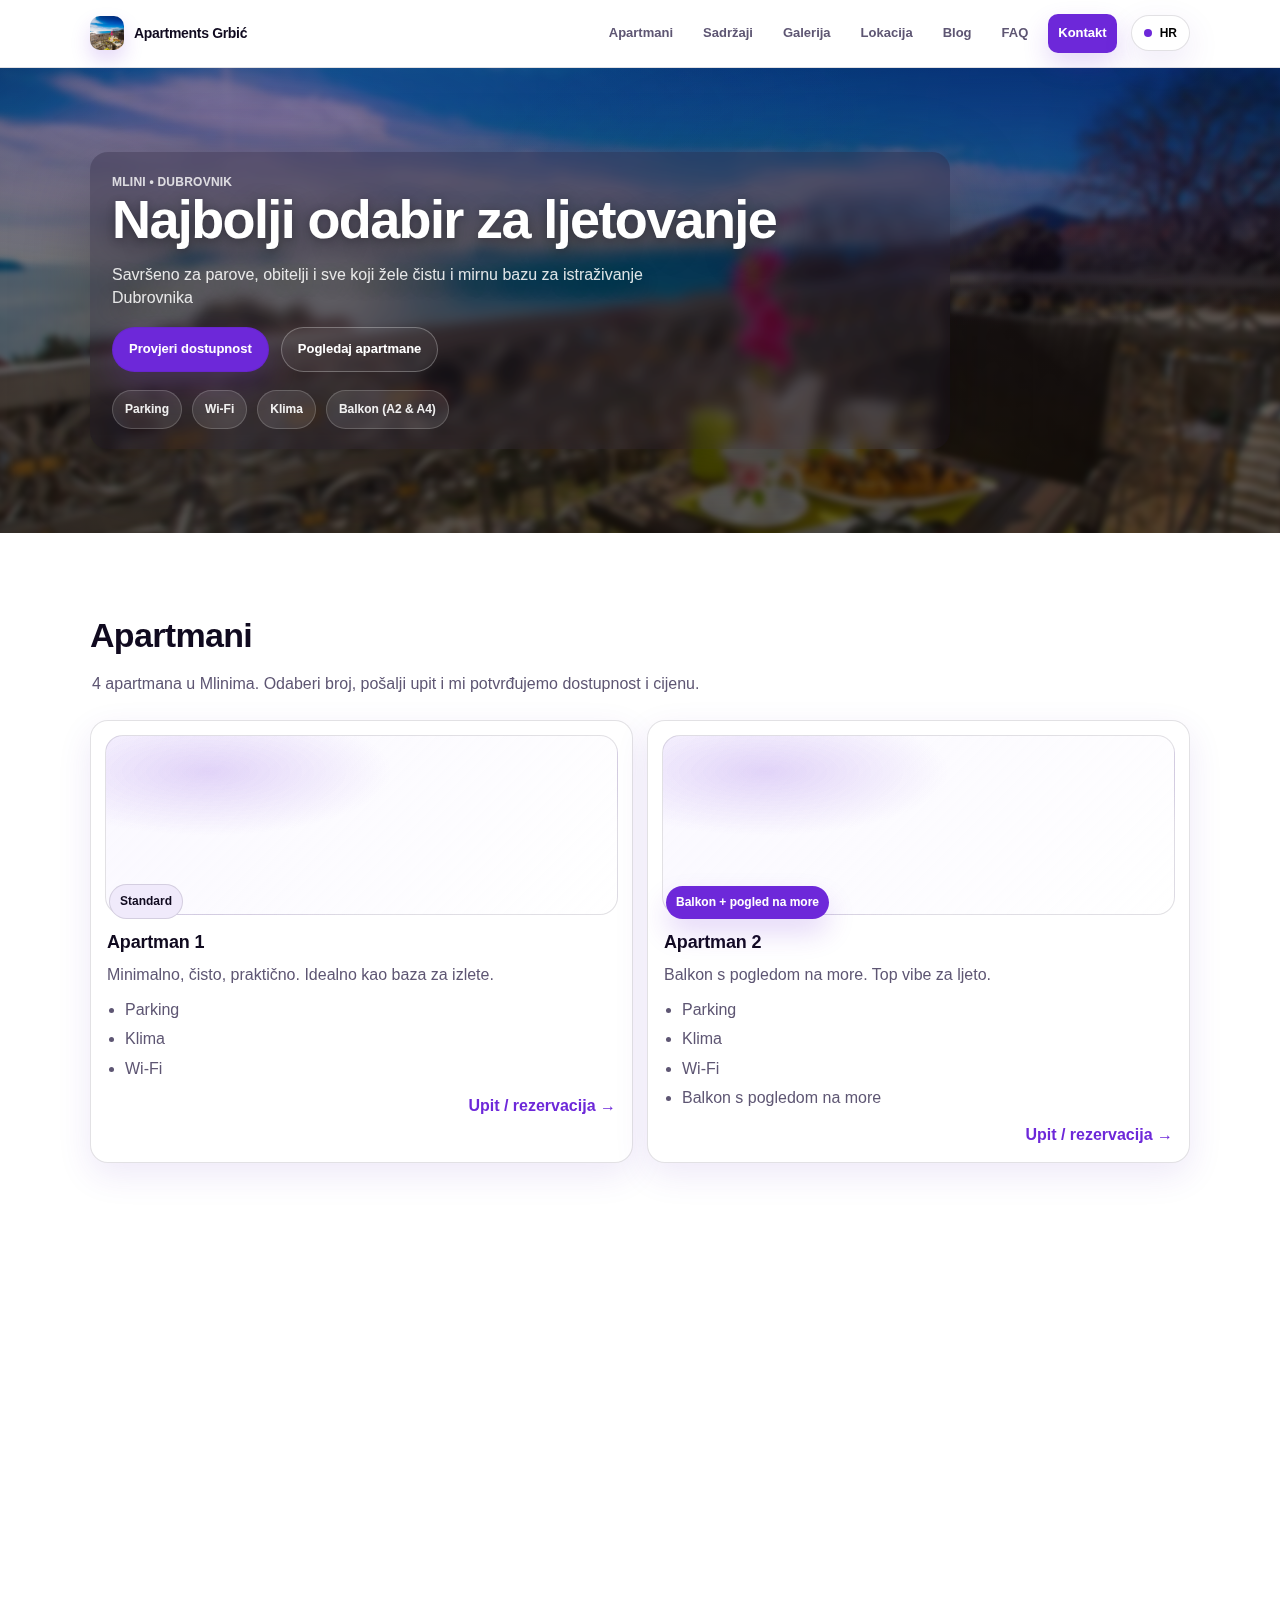
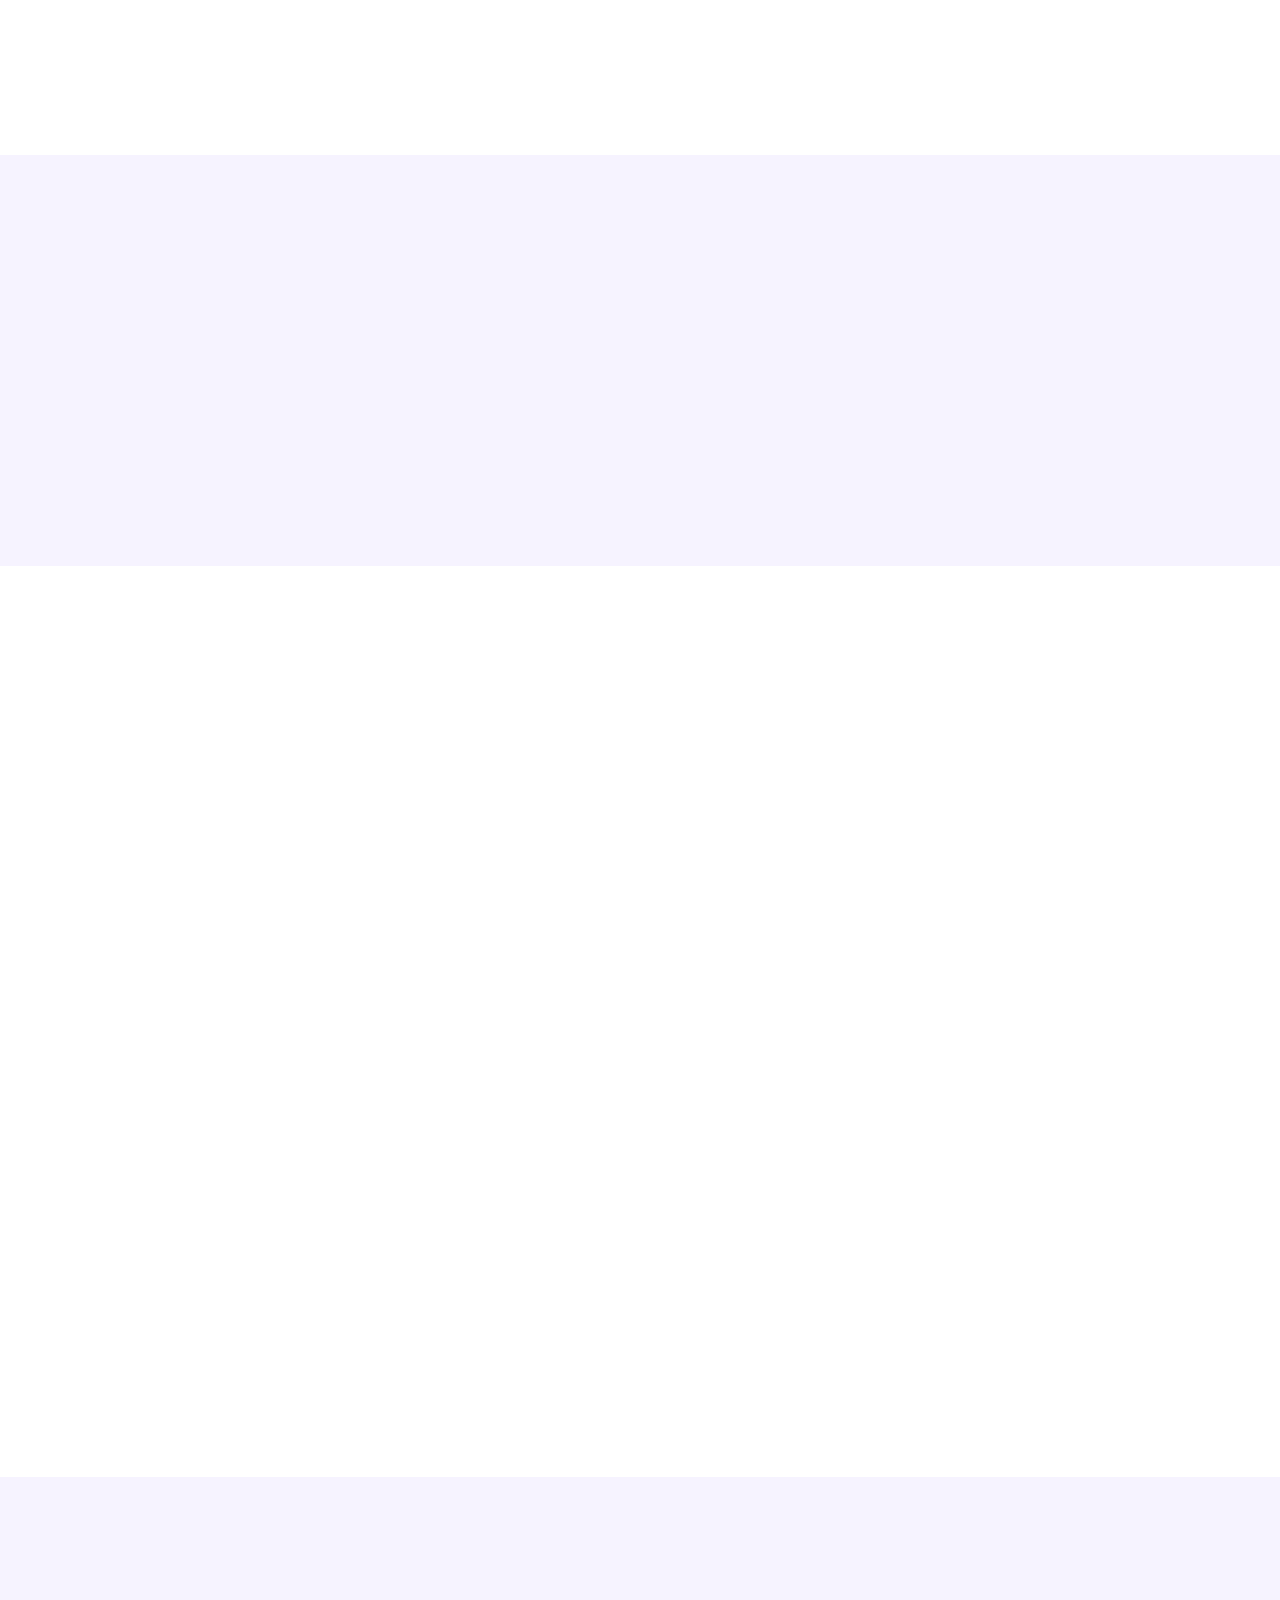
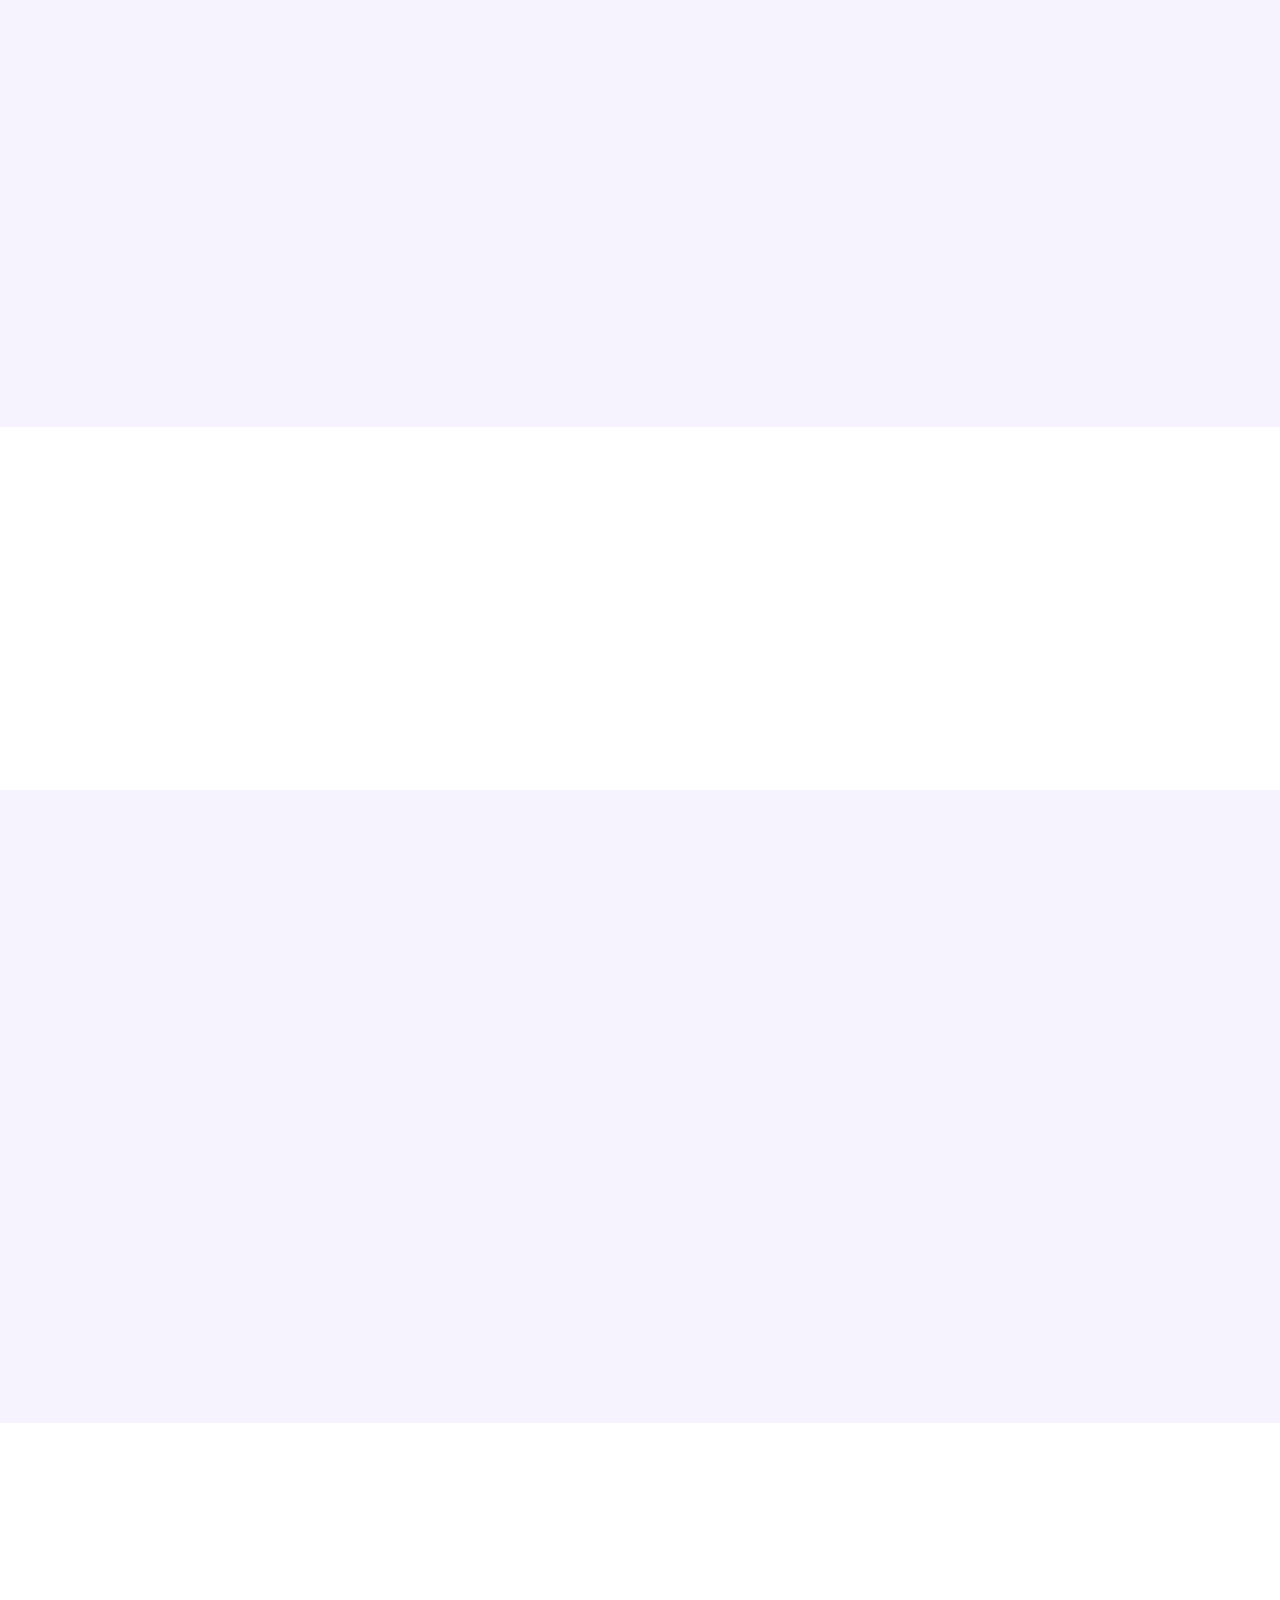
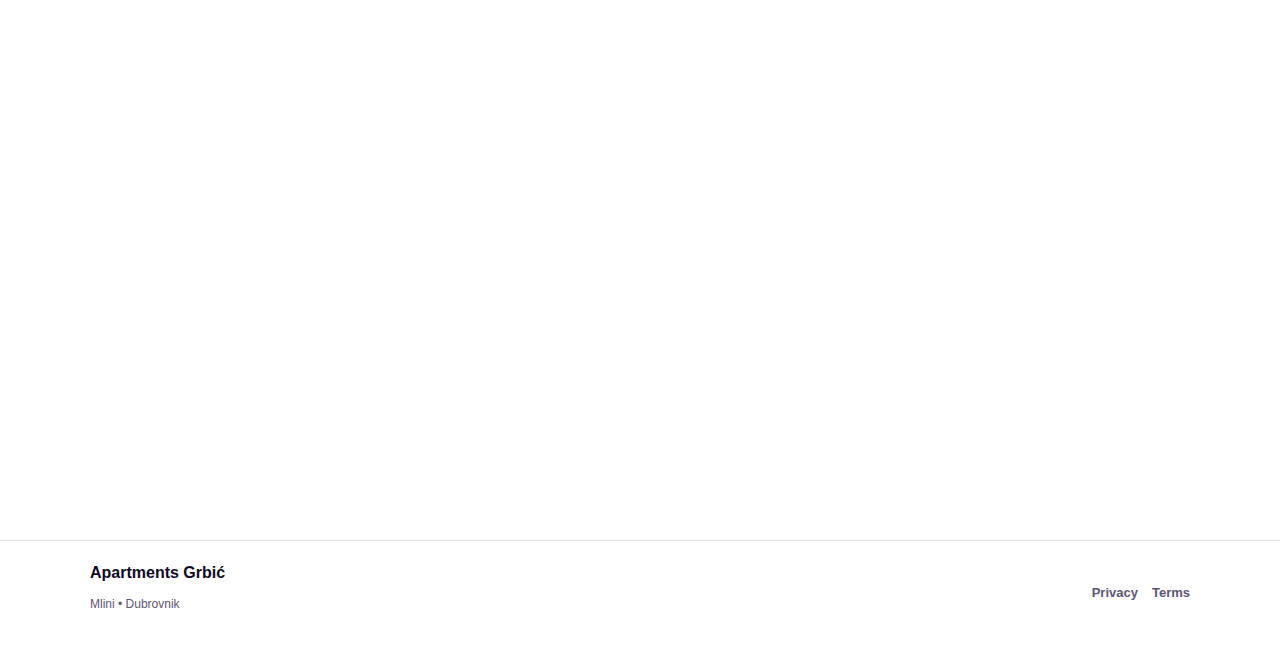
<file: index.html>
<!doctype html>
<html lang="hr">
<head>
  <meta charset="utf-8" />
  <meta name="viewport" content="width=device-width,initial-scale=1" />
  <meta name="description" content="Apartments Grbić — moderni apartmani u Mlinima kraj Dubrovnika. Upiti i rezervacije." />
  <title>Apartments Grbić | Mlini (Dubrovnik)</title>

  <link rel="stylesheet" href="css/styles.css" />
</head>

<body>
  <div class="scroll-progress" aria-hidden="true"></div>

  <header class="header">
    <div class="container header__inner">
      <a class="brand" href="#top" aria-label="Apartments Grbić">
        <img class="brand__logo" src="assets/logo.jpg" alt="Apartments Grbić logo" />
        <span class="brand__text">Apartments Grbić</span>
      </a>

      <nav class="nav" aria-label="Primary navigation">
        <button class="nav__toggle" type="button" aria-expanded="false" aria-controls="navMenu">
          <span class="sr-only">Toggle menu</span>
          <span class="burger" aria-hidden="true"></span>
        </button>

        <div class="nav__menu" id="navMenu">
          <a class="nav__link" href="#apartments" data-i18n="nav_apartments">Apartmani</a>
          <a class="nav__link" href="#amenities" data-i18n="nav_amenities">Sadržaji</a>
          <a class="nav__link" href="#gallery" data-i18n="nav_gallery">Galerija</a>
          <a class="nav__link" href="#location" data-i18n="nav_location">Lokacija</a>
          <a class="nav__link" href="#blog" data-i18n="nav_blog">Blog</a>
          <a class="nav__link" href="#faq" data-i18n="nav_faq">FAQ</a>
          <a class="nav__link nav__link--cta" href="#contact" data-i18n="nav_contact">Kontakt</a>

          <div class="nav__controls">
            <button class="chip" id="langToggle" type="button" aria-label="Switch language">
              <span class="chip__dot" aria-hidden="true"></span>
              <span id="langLabel">HR</span>
            </button>
          </div>
        </div>
      </nav>
    </div>
  </header>

  <main id="top">
    <!-- HERO (background image) -->
    <section class="section hero hero--bg" id="hero">
      <div class="container hero__inner hero__inner--center">
        <div class="hero__panel reveal">
          <p class="kicker hero__kicker" data-i18n="hero_kicker">Mlini • Dubrovnik</p>

          <h1 class="title hero__title" data-i18n="hero_title">
            Najbolji odabir za ljetovanje
          </h1>

          <p class="lead hero__lead" data-i18n="hero_lead">
            Savršeno za parove, obitelji i sve koji žele čistu i mirnu bazu za istraživanje Dubrovnika
          </p>

          <div class="actions">
            <a class="btn btn--primary" href="#contact" data-i18n="hero_cta_primary">Provjeri dostupnost</a>
            <a class="btn btn--ghost" href="#apartments" data-i18n="hero_cta_secondary">Pogledaj apartmane</a>
          </div>

          <div class="meta">
            <div class="pill"><span data-i18n="pill_parking">Parking</span></div>
            <div class="pill"><span data-i18n="pill_wifi">Wi-Fi</span></div>
            <div class="pill"><span data-i18n="pill_ac">Klima</span></div>
            <div class="pill"><span data-i18n="pill_balcony_note">Balkon (A2 & A4)</span></div>
          </div>
        </div>
      </div>
    </section>

    <!-- APARTMENTS -->
    <section class="section" id="apartments">
      <div class="container">
        <div class="section__head reveal">
          <h2 class="h2" data-i18n="apts_title">Apartmani</h2>
          <p class="sub" data-i18n="apts_sub">
            4 apartmana u Mlinima. Odaberi broj, pošalji upit i mi potvrđujemo dostupnost i cijenu.
          </p>
        </div>

        <div class="grid grid--2">
          <article class="card reveal">
            <div class="card__top">
              <div class="thumb" aria-hidden="true"></div>
              <span class="badge badge--soft" data-i18n="badge_standard">Standard</span>
            </div>
            <div class="card__body">
              <h3 class="h3" data-i18n="apt1_title">Apartman 1</h3>
              <p class="muted" data-i18n="apt1_desc">Minimalno, čisto, praktično. Idealno kao baza za izlete.</p>
              <ul class="spec">
                <li data-i18n="spec_parking">Parking</li>
                <li data-i18n="spec_ac">Klima</li>
                <li data-i18n="spec_wifi">Wi-Fi</li>
              </ul>
              <div class="card__footer">
                <a class="link" href="#contact" data-i18n="apt_cta">Upit / rezervacija →</a>
              </div>
            </div>
          </article>

          <article class="card reveal" style="transition-delay:60ms;">
            <div class="card__top">
              <div class="thumb" aria-hidden="true"></div>
              <span class="badge" data-i18n="badge_view">Balkon + pogled na more</span>
            </div>
            <div class="card__body">
              <h3 class="h3" data-i18n="apt2_title">Apartman 2</h3>
              <p class="muted" data-i18n="apt2_desc">Balkon s pogledom na more. Top vibe za ljeto.</p>
              <ul class="spec">
                <li data-i18n="spec_parking">Parking</li>
                <li data-i18n="spec_ac">Klima</li>
                <li data-i18n="spec_wifi">Wi-Fi</li>
                <li data-i18n="spec_balcony_view">Balkon + pogled na more</li>
              </ul>
              <div class="card__footer">
                <a class="link" href="#contact" data-i18n="apt_cta">Upit / rezervacija →</a>
              </div>
            </div>
          </article>

          <article class="card reveal" style="transition-delay:120ms;">
            <div class="card__top">
              <div class="thumb" aria-hidden="true"></div>
              <span class="badge badge--soft" data-i18n="badge_standard">Standard</span>
            </div>
            <div class="card__body">
              <h3 class="h3" data-i18n="apt3_title">Apartman 3</h3>
              <p class="muted" data-i18n="apt3_desc">Mirno, jednostavno, bez komplikacija.</p>
              <ul class="spec">
                <li data-i18n="spec_parking">Parking</li>
                <li data-i18n="spec_ac">Klima</li>
                <li data-i18n="spec_wifi">Wi-Fi</li>
              </ul>
              <div class="card__footer">
                <a class="link" href="#contact" data-i18n="apt_cta">Upit / rezervacija →</a>
              </div>
            </div>
          </article>

          <article class="card reveal" style="transition-delay:180ms;">
            <div class="card__top">
              <div class="thumb" aria-hidden="true"></div>
              <span class="badge" data-i18n="badge_view">Balkon s pogledom na more</span>
            </div>
            <div class="card__body">
              <h3 class="h3" data-i18n="apt4_title">Apartman 4</h3>
              <p class="muted" data-i18n="apt4_desc">Balkon s pogledom na more. Premium osjećaj bez pretjerivanja.</p>
              <ul class="spec">
                <li data-i18n="spec_parking">Parking</li>
                <li data-i18n="spec_ac">Klima</li>
                <li data-i18n="spec_wifi">Wi-Fi</li>
                <li data-i18n="spec_balcony_view">Balkon s pogledom na more</li>
              </ul>
              <div class="card__footer">
                <a class="link" href="#contact" data-i18n="apt_cta">Upit / rezervacija →</a>
              </div>
            </div>
          </article>
        </div>

        <p class="note reveal" data-i18n="apts_note">
          Cijena ovisi o datumu i broju noćenja. Pošalji upit i javimo Vam točnu ponudu.
        </p>
      </div>
    </section>

    <!-- AMENITIES -->
    <section class="section section--alt" id="amenities">
      <div class="container">
        <div class="section__head reveal">
          <h2 class="h2" data-i18n="amen_title">Sadržaji</h2>
          <p class="sub" data-i18n="amen_sub">Jednostavno, jasno — sve bitno za dobar boravak.</p>
        </div>

        <div class="grid grid--4">
          <div class="feature reveal"><span class="icon">✓</span><span data-i18n="amen_wifi">Besplatan Wi-Fi</span></div>
          <div class="feature reveal" style="transition-delay:40ms;"><span class="icon">✓</span><span data-i18n="amen_ac">Klima uređaj</span></div>
          <div class="feature reveal" style="transition-delay:80ms;"><span class="icon">✓</span><span data-i18n="amen_parking">Parking</span></div>
          <div class="feature reveal" style="transition-delay:120ms;"><span class="icon">✓</span><span data-i18n="amen_beach">Blizu plaže</span></div>
          <div class="feature reveal" style="transition-delay:160ms;"><span class="icon">✓</span><span data-i18n="amen_quiet">Mirna lokacija</span></div>
          <div class="feature reveal" style="transition-delay:200ms;"><span class="icon">✓</span><span data-i18n="amen_family">Family friendly</span></div>
          <div class="feature reveal" style="transition-delay:240ms;"><span class="icon">✓</span><span data-i18n="amen_host">Podrška domaćina</span></div>
          <div class="feature reveal" style="transition-delay:280ms;"><span class="icon">✓</span><span data-i18n="amen_balcony_note">Balkon s pogledom (A2 i A4)</span></div>
        </div>
      </div>
    </section>

    <!-- GALLERY -->
    <section class="section" id="gallery">
      <div class="container">
        <div class="section__head reveal">
          <h2 class="h2" data-i18n="gal_title">Galerija</h2>
        </div>

        <div class="gallery">
          <div class="gallery__item reveal"></div>
          <div class="gallery__item reveal" style="transition-delay:60ms;"></div>
          <div class="gallery__item reveal" style="transition-delay:120ms;"></div>
          <div class="gallery__item reveal" style="transition-delay:180ms;"></div>
          <div class="gallery__item reveal" style="transition-delay:240ms;"></div>
          <div class="gallery__item reveal" style="transition-delay:300ms;"></div>
        </div>
      </div>
    </section>

    <!-- LOCATION -->
    <section class="section section--alt" id="location">
      <div class="container">
        <div class="section__head reveal">
          <h2 class="h2" data-i18n="loc_title">Lokacija</h2>
        </div>

        <div class="split">
          <div class="split__text reveal">
            <ul class="spec spec--big">
              <li data-i18n="loc_li1">Dubrovnik: kratka vožnja / izlet</li>
              <li data-i18n="loc_li2">Plaža: nekoliko minuta pješice</li>
              <li data-i18n="loc_li3">Restorani i šetnica u blizini</li>
            </ul>
            <a class="btn btn--ghost" href="#contact" data-i18n="loc_cta">Pošalji upit</a>
          </div>

          <div class="map reveal" aria-label="Google map">
            <iframe
              title="Apartments Grbić map"
              loading="lazy"
              referrerpolicy="no-referrer-when-downgrade"
              src="https://www.google.com/maps?q=Mlini%20Croatia&output=embed"></iframe>
          </div>
        </div>
      </div>
    </section>

    <!-- BLOG -->
    <section class="section" id="blog">
      <div class="container">
        <div class="section__head reveal">
          <h2 class="h2" data-i18n="blog_title">Blog</h2>
          <p class="sub" data-i18n="blog_sub">Kratki vodiči i ideje za izlete oko Dubrovnika.</p>
        </div>

        <div class="grid grid--3">
          <a class="card card--link reveal" href="pages/blog.html">
            <div class="card__body">
              <h3 class="h3" data-i18n="blog_1_title">Izleti (Dubrovnik)</h3>
              <p class="muted" data-i18n="blog_1_desc">Ideje za jednodnevne izlete bez stresa.</p>
              <span class="link" data-i18n="blog_read">Pročitaj →</span>
            </div>
          </a>

          <a class="card card--link reveal" style="transition-delay:60ms;" href="pages/blog.html">
            <div class="card__body">
              <h3 class="h3" data-i18n="blog_2_title">Plaže (Mlini i okolica)</h3>
              <p class="muted" data-i18n="blog_2_desc">Najljepša mjesta za kupanje i chill.</p>
              <span class="link" data-i18n="blog_read">Pročitaj →</span>
            </div>
          </a>

          <a class="card card--link reveal" style="transition-delay:120ms;" href="pages/blog.html">
            <div class="card__body">
              <h3 class="h3" data-i18n="blog_3_title">Dolazak i parking</h3>
              <p class="muted" data-i18n="blog_3_desc">Praktični savjeti za dolazak autom.</p>
              <span class="link" data-i18n="blog_read">Pročitaj →</span>
            </div>
          </a>
        </div>
      </div>
    </section>

    <!-- FAQ -->
    <section class="section section--alt" id="faq">
      <div class="container">
        <div class="section__head reveal">
          <h2 class="h2" data-i18n="faq_title">FAQ</h2>
          <p class="sub" data-i18n="faq_sub">Najčešća pitanja prije dolaska:</p>
        </div>

        <div class="faq">
          <details class="faq__item reveal">
            <summary data-i18n="faq_q1">Koje je vrijeme check-in / check-out?</summary>
            <p data-i18n="faq_a1">Tipično check-in od 14:00, check-out do 10:00. Fleksibilno ako je moguće.</p>
          </details>

          <details class="faq__item reveal" style="transition-delay:60ms;">
            <summary data-i18n="faq_q2">Imate li parking?</summary>
            <p data-i18n="faq_a2">Da — parking je dostupan.</p>
          </details>

          <details class="faq__item reveal" style="transition-delay:120ms;">
            <summary data-i18n="faq_q3">Je li Wi-Fi uključen?</summary>
            <p data-i18n="faq_a3">Da — Wi-Fi je besplatan.</p>
          </details>

          <details class="faq__item reveal" style="transition-delay:180ms;">
            <summary data-i18n="faq_q4">Imaju li svi apartmani klimu?</summary>
            <p data-i18n="faq_a4">Da — svi apartmani imaju klima uređaj.</p>
          </details>

          <details class="faq__item reveal" style="transition-delay:240ms;">
            <summary data-i18n="faq_q5">Imaju li svi apartmani balkon?</summary>
            <p data-i18n="faq_a5">Balkon s pogledom na more imaju apartmani 2 i 4.</p>
          </details>

          <details class="faq__item reveal" style="transition-delay:300ms;">
            <summary data-i18n="faq_q6">Kako funkcionira rezervacija?</summary>
            <p data-i18n="faq_a6">Pošalješ upit s datumima i brojem osoba — mi potvrđujemo dostupnost i šaljemo ponudu.</p>
          </details>
        </div>
      </div>
    </section>

    <!-- CONTACT -->
    <section class="section" id="contact">
      <div class="container">
        <div class="section__head reveal">
          <h2 class="h2" data-i18n="contact_title">Upit / Rezervacija</h2>
          <p class="sub" data-i18n="contact_sub">Ispunite formu. Ostalo ostavite nama.</p>
        </div>

        <div class="split">
          <form class="form reveal" id="bookingForm" autocomplete="on">
            <div class="form__row">
              <label>
                <span data-i18n="form_name">Ime i prezime</span>
                <input name="name" type="text" required placeholder="npr. Ana Horvat" />
              </label>
              <label>
                <span data-i18n="form_email">Email</span>
                <input name="email" type="email" required placeholder="ana@email.com" />
              </label>
            </div>

            <div class="form__row">
              <label>
                <span data-i18n="form_checkin">Dolazak</span>
                <input name="checkin" type="date" required />
              </label>
              <label>
                <span data-i18n="form_checkout">Odlazak</span>
                <input name="checkout" type="date" required />
              </label>
            </div>

            <div class="form__row">
              <label>
                <span data-i18n="form_guests">Broj osoba</span>
                <input name="guests" type="number" min="1" max="12" required value="2" />
              </label>
              <label>
                <span data-i18n="form_apartment">Preferirani apartman</span>
                <select name="apartment" required>
                  <option value="1" data-i18n="form_opt_1">Apartman 1</option>
                  <option value="2" data-i18n="form_opt_2">Apartman 2</option>
                  <option value="3" data-i18n="form_opt_3">Apartman 3</option>
                  <option value="4" data-i18n="form_opt_4">Apartman 4</option>
                  <option value="any" data-i18n="form_opt_any">Svejedno</option>
                </select>
              </label>
            </div>

            <label>
              <span data-i18n="form_message">Poruka (opcionalno)</span>
              <textarea name="message" rows="4" placeholder="Napiši posebne želje (kasni dolazak, djeca...)"></textarea>
            </label>

            <div class="form__actions">
              <button class="btn btn--primary" type="submit" data-i18n="form_submit">Pošalji upit</button>
            </div>

            <div class="toast" id="toast" role="status" aria-live="polite"></div>
          </form>

          <aside class="contactCard reveal" style="transition-delay:80ms;">
            <h3 class="h3" data-i18n="contact_info_title">Kontakt</h3>
            <p class="muted" data-i18n="contact_info_sub">Možeš i direktno:</p>

            <div class="contactList">
              <div class="contactList__item">
                <span class="contactList__k" data-i18n="contact_phone">Telefon</span>
                <a class="contactList__v" href="tel:+385989600088" title="Phone">+385 98 96 000 88</a>
              </div>
              <div class="contactList__item">
                <span class="contactList__k" data-i18n="contact_email">Email</span>
                <a class="contactList__v" href="mailto:apt.grbic.mlini@gmail.com">apt.grbic.mlini@gmail.com</a>
              </div>
              <div class="contactList__item">
                <span class="contactList__k" data-i18n="contact_address">Adresa</span>
                <span class="contactList__v" data-i18n="contact_address_val">Mlini, Hrvatska</span>
              </div>
            </div>

            <div class="divider"></div>

            <div class="social">
              <a class="chip" href="https://www.instagram.com/grbicapartments/" data-i18n="contact_instagram">Instagram</a>
              <a class="chip" href="https://www.tripadvisor.com/Hotel_Review-g658382-d3831572-Reviews-Aparments_Grbic-Mlini_Dubrovnik_Neretva_County_Dalmatia.html" data-i18n="contact_tripadvisor">Tripadvisor</a>
              <a class="chip" href="https://maps.app.goo.gl/79b8VsK1zgCx7ovY9" data-i18n="contact_google">Google Maps</a>
              <a class="chip" href="https://www.booking.com/hotel/hr/apartmani-grbia.hr.html?chal_t=1771004290354&force_referer=https%3A%2F%2Fwww.google.com%2F" data-i18n="contact_booking">Booking</a>
            </div>
          </aside>
        </div>
      </div>
    </section>
  </main>

  <footer class="footer">
    <div class="container footer__inner">
      <div>
        <strong>Apartments Grbić</strong>
        <p class="tiny muted" data-i18n="footer_tag">Mlini • Dubrovnik</p>
      </div>

      <div class="footer__links">
        <a href="pages/privacy.html" data-i18n="footer_privacy">Privacy</a>
        <a href="pages/terms.html" data-i18n="footer_terms">Terms</a>
      </div>
    </div>
  </footer>

  <script src="main.js" defer></script>
</body>
</html>
</file>
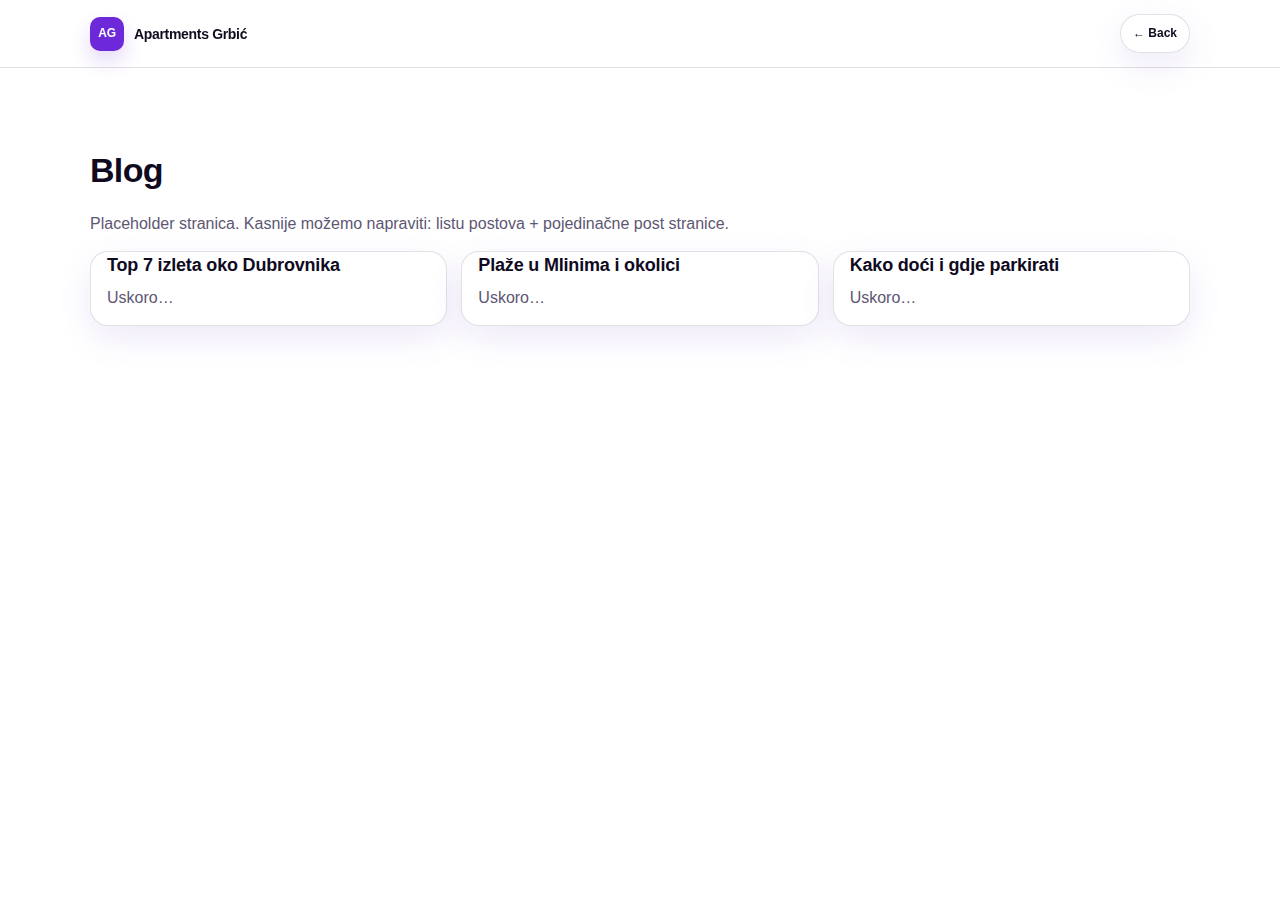
<file: pages/blog.html>
<!doctype html>
<html lang="hr" data-theme="light">
<head>
  <meta charset="utf-8" />
  <meta name="viewport" content="width=device-width,initial-scale=1" />
  <title>Blog | Apartments Grbić</title>
  <link rel="stylesheet" href="../css/styles.css" />
</head>
<body>
  <header class="header">
    <div class="container header__inner">
      <a class="brand" href="../index.html#top"><span class="brand__mark">AG</span><span class="brand__text">Apartments Grbić</span></a>
      <a class="chip" href="../index.html#blog">← Back</a>
    </div>
  </header>

  <main class="section">
    <div class="container">
      <h1 class="h2">Blog</h1>
      <p class="muted">Placeholder stranica. Kasnije možemo napraviti: listu postova + pojedinačne post stranice.</p>

      <div class="grid grid--3" style="margin-top:14px;">
        <div class="card">
          <div class="card__body">
            <h3 class="h3">Top 7 izleta oko Dubrovnika</h3>
            <p class="muted">Uskoro…</p>
          </div>
        </div>
        <div class="card">
          <div class="card__body">
            <h3 class="h3">Plaže u Mlinima i okolici</h3>
            <p class="muted">Uskoro…</p>
          </div>
        </div>
        <div class="card">
          <div class="card__body">
            <h3 class="h3">Kako doći i gdje parkirati</h3>
            <p class="muted">Uskoro…</p>
          </div>
        </div>
      </div>
    </div>
  </main>

  <script src="../main.js" defer></script>
</body>
</html>
</file>
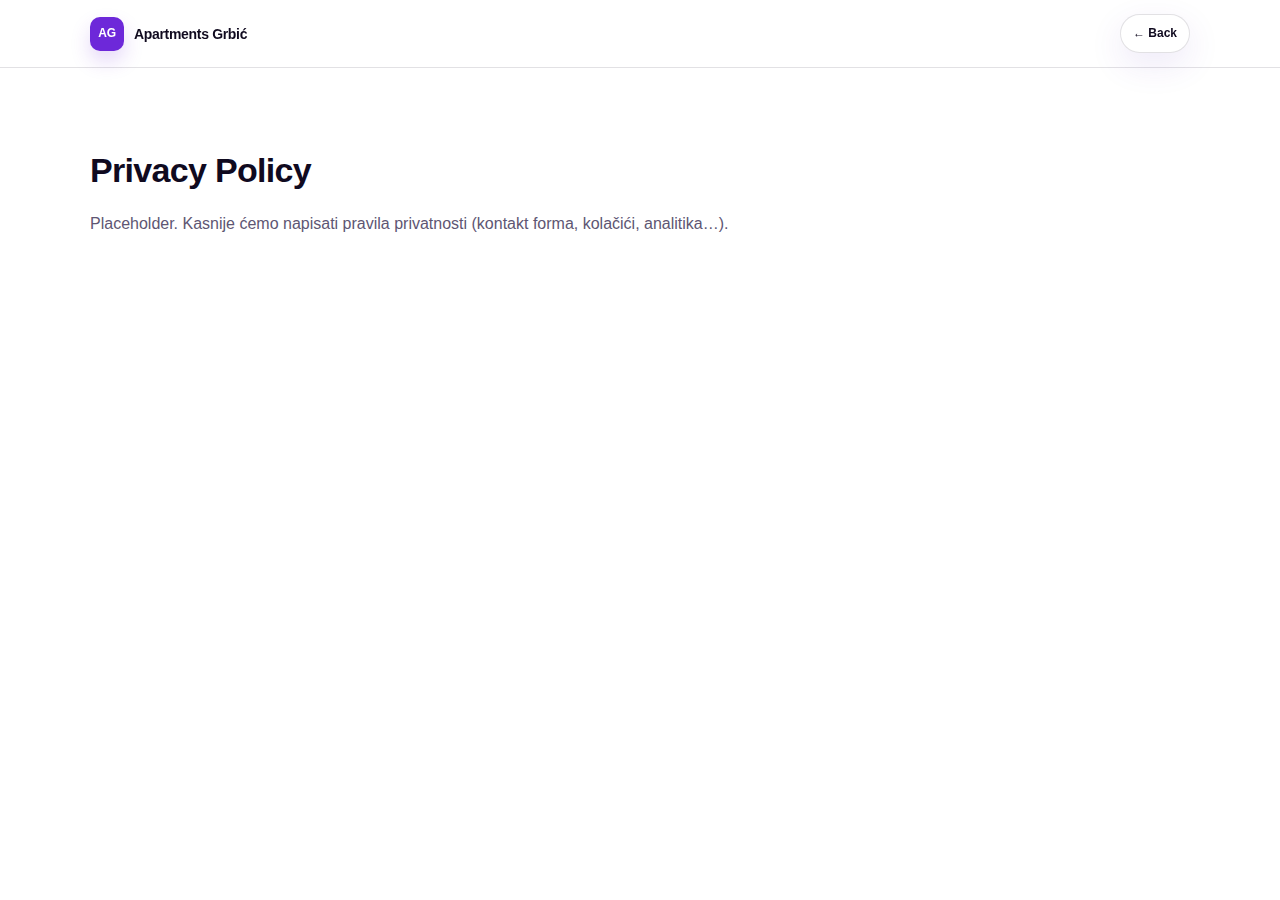
<file: pages/privacy.html>
<!doctype html>
<html lang="hr" data-theme="light">
<head>
  <meta charset="utf-8" />
  <meta name="viewport" content="width=device-width,initial-scale=1" />
  <title>Privacy | Apartments Grbić</title>
  <link rel="stylesheet" href="../css/styles.css" />
</head>
<body>
  <header class="header">
    <div class="container header__inner">
      <a class="brand" href="../index.html#top"><span class="brand__mark">AG</span><span class="brand__text">Apartments Grbić</span></a>
      <a class="chip" href="../index.html#contact">← Back</a>
    </div>
  </header>

  <main class="section">
    <div class="container">
      <h1 class="h2">Privacy Policy</h1>
      <p class="muted">Placeholder. Kasnije ćemo napisati pravila privatnosti (kontakt forma, kolačići, analitika…).</p>
    </div>
  </main>

  <script src="../main.js" defer></script>
</body>
</html>
</file>
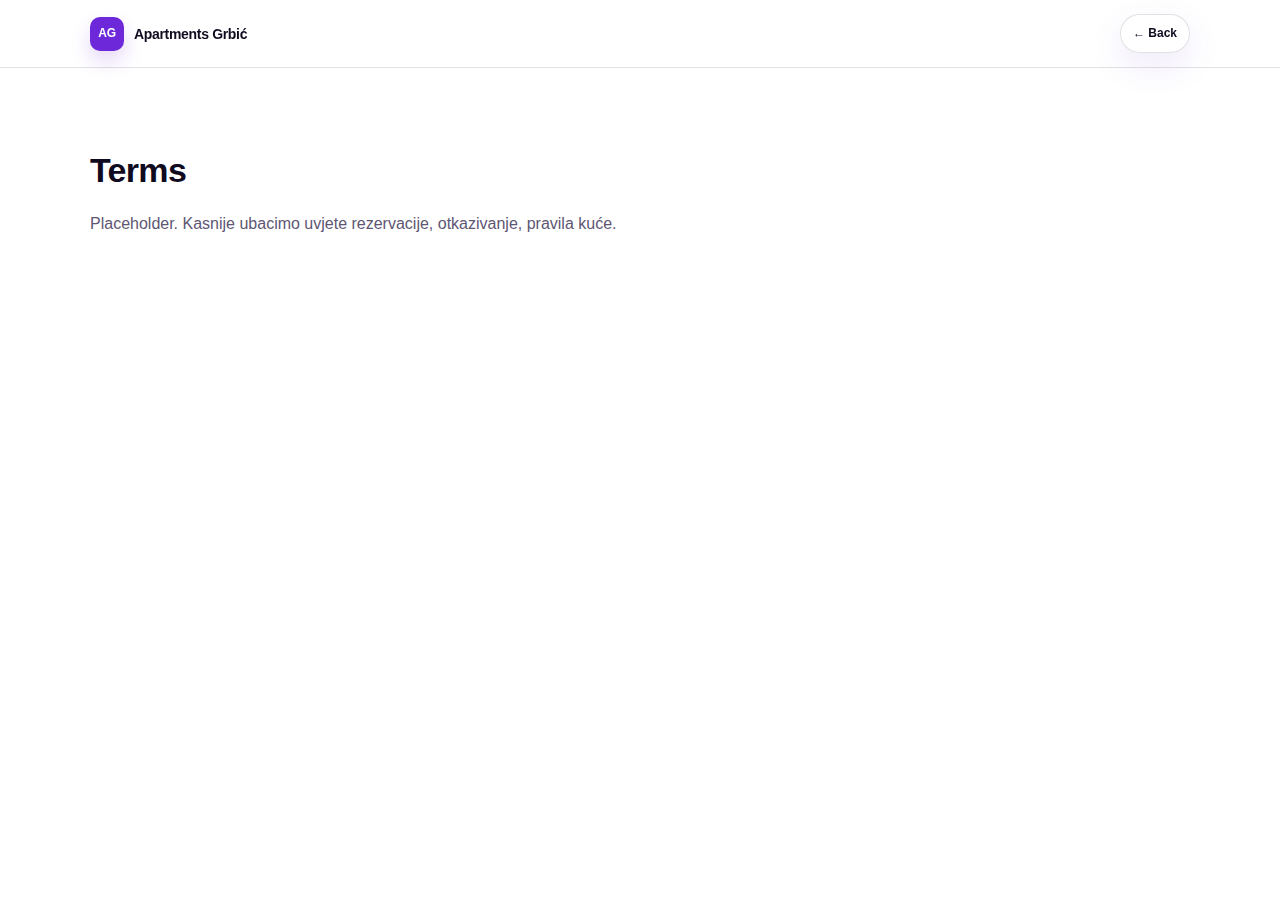
<file: pages/terms.html>
<!doctype html>
<html lang="hr" data-theme="light">
<head>
  <meta charset="utf-8" />
  <meta name="viewport" content="width=device-width,initial-scale=1" />
  <title>Terms | Apartments Grbić</title>
  <link rel="stylesheet" href="../css/styles.css" />
</head>
<body>
  <header class="header">
    <div class="container header__inner">
      <a class="brand" href="../index.html#top"><span class="brand__mark">AG</span><span class="brand__text">Apartments Grbić</span></a>
      <a class="chip" href="../index.html#contact">← Back</a>
    </div>
  </header>

  <main class="section">
    <div class="container">
      <h1 class="h2">Terms</h1>
      <p class="muted">Placeholder. Kasnije ubacimo uvjete rezervacije, otkazivanje, pravila kuće.</p>
    </div>
  </main>

  <script src="../main.js" defer></script>
</body>
</html>
</file>
<file: css/styles.css>
/* ========== Purple + White Theme ========== */
:root{
  --bg:#ffffff;
  --bg-alt:#F6F3FF;
  --text:#100A1F;
  --muted:#5E5673;

  --card:#ffffff;
  --border:rgba(16,10,31,.12);
  --shadow:0 12px 34px rgba(87,44,190,.10);

  --accent:#6D28D9;
  --accent-contrast:#ffffff;

  --radius:18px;
  --radius-sm:12px;
  --container:1100px;

  --ease:cubic-bezier(.2,.8,.2,1);
}

*{box-sizing:border-box}
html,body{height:100%}
body{
  margin:0;
  font-family: "Plus Jakarta Sans", sans-serif;
  background:var(--bg);
  color:var(--text);
  line-height:1.45;
}

a{color:inherit;text-decoration:none}
img{max-width:100%;display:block}

h1, h2, h3, .title{
  font-weight: 700;
}

.hero__title{
  font-weight: 800;
}

.container{
  width:min(var(--container), calc(100% - 32px));
  margin:0 auto;
}

.section{padding:78px 0}
.section--alt{background:var(--bg-alt)}

.section__head{
  display:grid;
  gap:10px;
  margin-bottom:22px;
}

.h2{
  font-size:clamp(26px,3vw,34px);
  margin:0;
  letter-spacing:-.02em;
}
.h3{
  margin:0;
  font-size:18px;
  letter-spacing:-.01em;
}
.title{
  font-size:clamp(34px,5vw,54px);
  margin:0;
  letter-spacing:-.03em;
  line-height:1.06;
}
.kicker{
  margin:0;
  color:var(--muted);
  font-weight:900;
  letter-spacing:.02em;
  text-transform:uppercase;
  font-size:12px;
}
.lead{
  margin:14px 0 0;
  max-width:62ch;
  color:var(--muted);
  font-size:16px;
}
.sub{
  margin:2px;
  max-width:70ch;
  color:var(--muted);
}
.muted{color:var(--muted)}
.tiny{font-size:12px}
.note{margin-top:18px;color:var(--muted)}

/* ========== Header / Nav ========== */
.header{
  position:sticky;
  top:0;
  z-index:50;
  backdrop-filter:blur(10px);
  background:color-mix(in srgb, var(--bg) 80%, transparent);
  border-bottom:1px solid var(--border);
}
.header__inner{
  display:flex;
  align-items:center;
  justify-content:space-between;
  padding:14px 0;
  gap:16px;
}
.brand{
  display:inline-flex;
  align-items:center;
  gap:10px;
  font-weight:900;
  letter-spacing:-.02em;
}
.brand__mark{
  width:34px;height:34px;
  display:grid;place-items:center;
  border-radius:10px;
  background:var(--accent);
  color:var(--accent-contrast);
  font-size:12px;
  box-shadow:0 10px 20px rgba(109,40,217,.18);
}
.brand__text{font-size:14px}

.brand__logo{
  width: 34px;
  height: 34px;
  border-radius: 10px;
  object-fit: cover;
  display: block;
  box-shadow: 0 10px 20px rgba(109,40,217,.18);
}

.nav{position:relative}
.nav__toggle{
  display:none;
  border:1px solid var(--border);
  background:var(--card);
  border-radius:999px;
  padding:10px 12px;
  box-shadow:var(--shadow);
  cursor:pointer;
}
.burger{
  width:18px;height:2px;
  background:var(--text);
  display:inline-block;
  position:relative;
}
.burger::before,.burger::after{
  content:"";
  position:absolute;
  left:0;
  width:18px;height:2px;
  background:var(--text);
}
.burger::before{top:-6px}
.burger::after{top:6px}

.nav__menu{
  display:flex;
  align-items:center;
  gap:10px;
}
.nav__link{
  padding:10px 10px;
  border-radius:10px;
  color:var(--muted);
  font-weight:900;
  font-size:13px;
}
.nav__link:hover{
  color:var(--text);
  background:color-mix(in srgb, var(--bg-alt) 80%, transparent);
}
.nav__link--cta{
  color:var(--accent-contrast);
  background:var(--accent);
  box-shadow:0 12px 26px rgba(109,40,217,.18);
}
.nav__link--cta:hover{filter:brightness(.98)}
.nav__controls{
  display:inline-flex;
  gap:10px;
  margin-left:4px;
}

/* ========== Components ========== */
.btn{
  display:inline-flex;
  align-items:center;
  justify-content:center;
  gap:10px;
  border-radius:999px;
  padding:12px 16px;
  border:1px solid var(--border);
  font-weight:900;
  font-size:13px;
  cursor:pointer;
  transition:transform 180ms var(--ease), background 180ms var(--ease), border 180ms var(--ease), filter 180ms var(--ease);
  user-select:none;
}
.btn--primary{
  background:var(--accent);
  color:var(--accent-contrast);
  border-color:color-mix(in srgb, var(--accent) 55%, var(--border));
  box-shadow:0 14px 30px rgba(109,40,217,.18);
}
.btn--primary:hover{transform:translateY(-1px);filter:saturate(1.02)}
.btn--ghost{background:transparent}
.btn--ghost:hover{
  transform:translateY(-1px);
  background:color-mix(in srgb, var(--bg-alt) 80%, transparent);
}

.link{
  font-weight:900;
  color:var(--accent);
}
.link:hover{text-decoration:underline}

.chip{
  border:1px solid var(--border);
  background:var(--card);
  border-radius:999px;
  padding:10px 12px;
  font-weight:900;
  font-size:12px;
  cursor:pointer;
  display:inline-flex;
  align-items:center;
  gap:8px;
  box-shadow:var(--shadow);
}
.chip__dot{
  width:8px;height:8px;
  border-radius:999px;
  background:var(--accent);
}

/* ========== HERO Background Image (clean, low blur, no borders) ========== */
.hero{padding-top:52px}

/* hero uses background image layers */
.hero--bg{
  position:relative;
  overflow:hidden;
  padding-top:84px;
  padding-bottom:84px;
}

/* background image */
.hero--bg::before{
  content:"";
  position:absolute;
  inset:0;
  background-image:url("../assets/hero.jpg");
  background-size:cover;
  background-position:center;
  background-repeat:no-repeat;

  filter: blur(3px);       /* low blur */
  transform: scale(1.03);  /* avoid blur edges */
  z-index:0;
}

/* overlay for readability (no need to over-blur) */
.hero--bg::after{
  content:"";
  position:absolute;
  inset:0;
  background:
    radial-gradient(80% 60% at 20% 10%, rgba(109,40,217,.22), transparent 60%),
    radial-gradient(70% 60% at 80% 20%, rgba(109,40,217,.16), transparent 60%),
    linear-gradient(180deg, rgba(0,0,0,.40), rgba(0,0,0,.62));
  z-index:1;
}

.hero__inner--center{
  position:relative;
  z-index:2;
  display:grid;
  place-items:start;
}

/* panel (no border) */
.hero__panel{
  width:min(860px, 100%);
  padding:22px 22px 20px;
  border-radius:var(--radius);

  border:none; /* removed */
  background:rgba(17,10,31,.28);
  backdrop-filter: blur(6px);
  box-shadow:0 24px 80px rgba(0,0,0,.28);
}

.hero__kicker{color:rgba(255,255,255,.80)}

/* title: clean depth without outline */
.hero__title{
  color:#fff;
  letter-spacing:-0.03em;
  text-shadow:
    0 10px 30px rgba(0,0,0,.45),
    0 2px 8px rgba(0,0,0,.25);
}

/* lead: readable, subtle shadow */
.hero__lead{
  color:rgba(255,255,255,.86);
  text-shadow:0 6px 18px rgba(0,0,0,.35);
}

.actions{
  display:flex;
  gap:12px;
  margin-top:18px;
  flex-wrap:wrap;
}

.meta{
  margin-top:18px;
  display:flex;
  flex-wrap:wrap;
  gap:10px;
}

/* pills in hero */
.hero--bg .pill{
  border:1px solid rgba(255,255,255,.18);
  background:rgba(255,255,255,.10);
  border-radius:999px;
  padding:10px 12px;
  font-weight:900;
  font-size:12px;
  color:rgba(255,255,255,.92);
  box-shadow:none;
}

/* ghost button on dark hero */
.hero--bg .btn--ghost{
  border-color:rgba(255,255,255,.28);
  color:#fff;
  background:rgba(255,255,255,.06);
}
.hero--bg .btn--ghost:hover{background:rgba(255,255,255,.12)}

/* ========== Layout ========== */
.grid{display:grid;gap:14px}
.grid--2{grid-template-columns:repeat(2,minmax(0,1fr))}
.grid--3{grid-template-columns:repeat(3,minmax(0,1fr))}
.grid--4{grid-template-columns:repeat(4,minmax(0,1fr))}

.split{
  display:grid;
  grid-template-columns:1fr 1.2fr;
  gap:16px;
  align-items:start;
}

/* ========== Cards ========== */
.card{
  border:1px solid var(--border);
  background:var(--card);
  border-radius:var(--radius);
  overflow:hidden;
  box-shadow:var(--shadow);
  transition:transform 220ms var(--ease);
}
.card:hover{transform:translateY(-2px)}
.card--link{display:block}

.card__top{position:relative;padding:14px}
.thumb{
  height:150px;
  border-radius:var(--radius-sm);
  background:
    radial-gradient(60% 60% at 20% 20%, rgba(109,40,217,.18), transparent 60%),
    linear-gradient(135deg,
      color-mix(in srgb, var(--bg-alt) 60%, transparent),
      color-mix(in srgb, var(--card) 80%, transparent)
    );
  border:1px solid var(--border);
}

.badge{
  position:absolute;
  left:18px;
  bottom:10px;
  background:var(--accent);
  color:var(--accent-contrast);
  border-radius:999px;
  padding:8px 10px;
  font-size:12px;
  font-weight:900;
  box-shadow:0 14px 28px rgba(109,40,217,.18);
}
.badge--soft{
  background:color-mix(in srgb, var(--accent) 10%, var(--card));
  color:var(--text);
  border:1px solid var(--border);
  box-shadow:none;
}

.card__body{padding:0 16px 16px}
.card__body p{margin:8px 0 0}

.spec{
  margin:12px 0 0;
  padding-left:18px;
  color:var(--muted);
  display:grid;
  gap:6px;
}
.spec--big{font-size:14px;gap:10px}

.card__footer{
  margin-top:14px;
  display:flex;
  align-items:center;
  justify-content:flex-end;
}

/* ========== Reviews ========== */
.reviews{
  display:grid;
  grid-template-columns:repeat(3, minmax(0, 1fr));
  gap:14px;
}

.review{
  padding:16px;
}

.review__top{
  display:flex;
  align-items:center;
  justify-content:space-between;
  gap:12px;
  margin-bottom:10px;
}

.review__score{
  font-weight:900;
  color:var(--muted);
  font-size:13px;
}

.stars{
  --rating: 0;
  position: relative;
  display: inline-block;
  font-size: 18px;
  letter-spacing: 2px;
}

/* prazne zvjezdice */
.stars::before{
  content:"★★★★★";
  color: #e5e5e5;
}

/* popunjene zvjezdice */
.stars::after{
  content:"★★★★★";
  position: absolute;
  inset: 0;
  width: calc((var(--rating) / 5) * 100%);
  overflow: hidden;

  color: #FFB400;
}

.review__text{
  margin:0;
  color:var(--text);
  font-weight:600;
  line-height:1.5;
}

.review__meta{
  margin-top:12px;
  display:flex;
  align-items:center;
  gap:8px;
  color:var(--muted);
  font-weight:900;
  font-size:12px;
}

/* mobile */
@media (max-width: 920px){
  .reviews{grid-template-columns:1fr}
}

/* ========== Features / Gallery / Map ========== */
.feature{
  border:1px solid var(--border);
  background:var(--card);
  border-radius:var(--radius-sm);
  padding:14px;
  display:flex;
  align-items:center;
  gap:10px;
  box-shadow:var(--shadow);
  font-weight:900;
}
.icon{
  width:26px;height:26px;
  display:grid;place-items:center;
  border-radius:10px;
  border:1px solid var(--border);
  color:var(--accent);
  background:color-mix(in srgb, var(--bg-alt) 70%, transparent);
}

.gallery{
  display:grid;
  grid-template-columns:repeat(12,1fr);
  gap:12px;
}
.gallery__item{
  min-height:140px;
  border-radius:var(--radius);
  border:1px solid var(--border);
  background:
    radial-gradient(70% 60% at 30% 20%, rgba(109,40,217,.16), transparent 60%),
    linear-gradient(135deg,
      color-mix(in srgb, var(--bg-alt) 60%, transparent),
      color-mix(in srgb, var(--card) 80%, transparent)
    );
  box-shadow:var(--shadow);
}
.gallery__item:nth-child(1){grid-column:span 7}
.gallery__item:nth-child(2){grid-column:span 5}
.gallery__item:nth-child(3){grid-column:span 4}
.gallery__item:nth-child(4){grid-column:span 4}
.gallery__item:nth-child(5){grid-column:span 4}
.gallery__item:nth-child(6){grid-column:span 12;min-height:180px}

.map{
  border:1px solid var(--border);
  border-radius:var(--radius);
  overflow:hidden;
  background:var(--card);
  box-shadow:var(--shadow);
}
.map iframe{
  width:100%;
  height:320px;
  border:0;
  display:block;
}

/* ========== Form ========== */
.form{
  border:1px solid var(--border);
  border-radius:var(--radius);
  background:var(--card);
  padding:16px;
  box-shadow:var(--shadow);
}
.form label{
  display:grid;
  gap:8px;
  font-weight:900;
  font-size:12px;
  color:var(--muted);
}
.form input,.form select,.form textarea{
  border:1px solid var(--border);
  border-radius:12px;
  padding:12px 12px;
  font:inherit;
  background:var(--bg);
  color:var(--text);
  outline:none;
}
.form input:focus,.form select:focus,.form textarea:focus{
  border-color:color-mix(in srgb, var(--accent) 45%, var(--border));
  box-shadow:0 0 0 4px color-mix(in srgb, var(--accent) 15%, transparent);
}

.form__row{
  display:grid;
  grid-template-columns:1fr 1fr;
  gap:12px;
  margin-bottom:12px;
}
.form__actions{
  margin-top:12px;
  display:grid;
  gap:10px;
}

.toast{
  display:none;
  margin-top:10px;
  padding:12px;
  border-radius:12px;
  border:1px solid var(--border);
  background:color-mix(in srgb, var(--bg-alt) 70%, transparent);
  color:var(--text);
  font-weight:900;
  font-size:13px;
}

/* ========== Contact Card / Footer ========== */
.contactCard{
  border:1px solid var(--border);
  border-radius:var(--radius);
  background:var(--card);
  padding:16px;
  box-shadow:var(--shadow);
}
.contactList{
  display:grid;
  gap:10px;
  margin-top:10px;
}
.contactList__item{
  display:grid;
  grid-template-columns:120px 1fr;
  gap:10px;
  align-items:baseline;
}
.contactList__k{color:var(--muted);font-weight:900;font-size:12px}
.contactList__v{font-weight:900}

.divider{height:1px;background:var(--border);margin:14px 0}
.social{display:flex;flex-wrap:wrap;gap:10px}

.footer{
  border-top:1px solid var(--border);
  padding:20px 0;
}
.footer__inner{
  display:flex;
  align-items:center;
  justify-content:space-between;
  gap:12px;
}
.footer__links{
  display:flex;
  gap:14px;
  color:var(--muted);
  font-weight:900;
  font-size:13px;
}
.footer__links a:hover{color:var(--text)}

/* ========== FAQ ========== */
.faq{display:grid;gap:10px}
.faq__item{
  border:1px solid var(--border);
  background:var(--card);
  border-radius:var(--radius);
  padding:14px;
  box-shadow:var(--shadow);
}
.faq__item summary{
  cursor:pointer;
  font-weight:900;
  list-style:none;
}
.faq__item summary::-webkit-details-marker{display:none}
.faq__item p{margin:10px 0 0;color:var(--muted)}

/* ========== Reveal Animations ========== */
.reveal{
  opacity:0;
  transform:translateY(10px);
  transition:opacity 520ms var(--ease), transform 520ms var(--ease);
  will-change:opacity, transform;
}
.reveal.is-visible{
  opacity:1;
  transform:translateY(0);
}
@media (prefers-reduced-motion: reduce){
  .reveal{transition:none;opacity:1;transform:none}
  .card,.btn{transition:none}
}

/* ========== Mobile ========== */
@media (max-width:920px){
  .split{grid-template-columns:1fr}
  .grid--3{grid-template-columns:1fr}
  .grid--2{grid-template-columns:1fr}
  .grid--4{grid-template-columns:1fr 1fr}
  .hero__inner--center{place-items:stretch}
}
@media (max-width:720px){
  .nav__toggle{display:inline-flex}
  .nav__menu{
    position:absolute;
    right:0;
    top:54px;
    width:min(360px, calc(100vw - 24px));
    background:var(--card);
    border:1px solid var(--border);
    border-radius:var(--radius);
    box-shadow:var(--shadow);
    padding:10px;
    display:none;
    flex-direction:column;
    align-items:stretch;
  }
  .nav__menu.is-open{display:flex}
  .nav__controls{margin-left:0;justify-content:flex-start}
  .form__row{grid-template-columns:1fr}
  .grid--4{grid-template-columns:1fr}

  .hero__panel{padding:18px}
}

/* ========== Helpers ========== */
.sr-only{
  position:absolute;
  width:1px;
  height:1px;
  padding:0;
  margin:-1px;
  overflow:hidden;
  clip:rect(0,0,0,0);
  border:0;
}
.scroll-progress{
  position:fixed;
  top:0;
  left:0;
  height:2px;
  width:0%;
  background:var(--accent);
  opacity:.65;
  z-index:100;
}

.thumb{
  height: 180px;
  background-size: cover;
  background-position: center;
  border-radius: var(--radius);
}

.thumb--apt4{
  background-image: url("../assets/apt4.jpg");
}

/* ===== Gallery ===== */
.gallery{
  display:grid;
  grid-template-columns:repeat(3, 1fr);
  gap:12px;
}

.gallery__item{
  width:100%;
  height:220px;
  object-fit:cover;
  border-radius:var(--radius);
  cursor:pointer;
  transition: transform .4s ease, box-shadow .4s ease;
}

.gallery__item:hover{
  transform:scale(1.04);
  box-shadow:0 20px 50px rgba(0,0,0,.15);
}

/* mobile */
@media (max-width:900px){
  .gallery{
    grid-template-columns:1fr 1fr;
  }
}
@media (max-width:520px){
  .gallery{
    grid-template-columns:1fr;
  }
}

/* ===== Lightbox ===== */
.lightbox{
  position:fixed;
  inset:0;
  background:rgba(10,5,25,.9);
  display:flex;
  align-items:center;
  justify-content:center;
  opacity:0;
  pointer-events:none;
  transition:opacity .3s ease;
  z-index:999;
}

.lightbox img{
  max-width:90%;
  max-height:85%;
  border-radius:14px;
}

.lightbox.active{
  opacity:1;
  pointer-events:auto;
}

/* ===== Location section upgrades ===== */
#location .split{
  align-items: center;
}

#location .split__text{
  display: flex;
  flex-direction: column;
  gap: 18px; /* razmak između liste i CTA bloka */
}

/* lista: čišća i modernija */
#location .spec{
  margin: 0;              /* reset */
  padding-left: 18px;     /* zadrži bullet indent */
}

#location .spec--big{
  gap: 12px;              /* ako spec koristi grid */
}

#location .spec--big li{
  margin: 0 0 10px 0;     /* ako browser koristi default */
  font-weight: 700;
  line-height: 1.55;
  color: var(--text);
}

/* CTA: udalji od liste */
#location .btn{
  margin-top: 6px;        /* dodatno odvajanje */
  display: inline-flex;
  width: fit-content;
}

/* Ako dodaš 2 gumba (npr. Pošalji upit + Google Maps) */
#location .location__actions{
  display: flex;
  flex-wrap: wrap;
  gap: 12px;
  margin-top: 6px;
}

/* mapa: premium hover */
#location .map{
  transform: translateY(0);
  transition: transform .35s ease, box-shadow .35s ease;
}

#location .map:hover{
  transform: translateY(-3px);
  box-shadow: 0 20px 55px rgba(0,0,0,.14);
}

/* Mobile: da tekst ne bude “prazan” lijevo */
@media (max-width: 920px){
  #location .split__text{
    gap: 16px;
  }
  #location .btn{
    width: 100%;
    justify-content: center;
  }
  #location .location__actions{
    width: 100%;
  }
}
</file>
